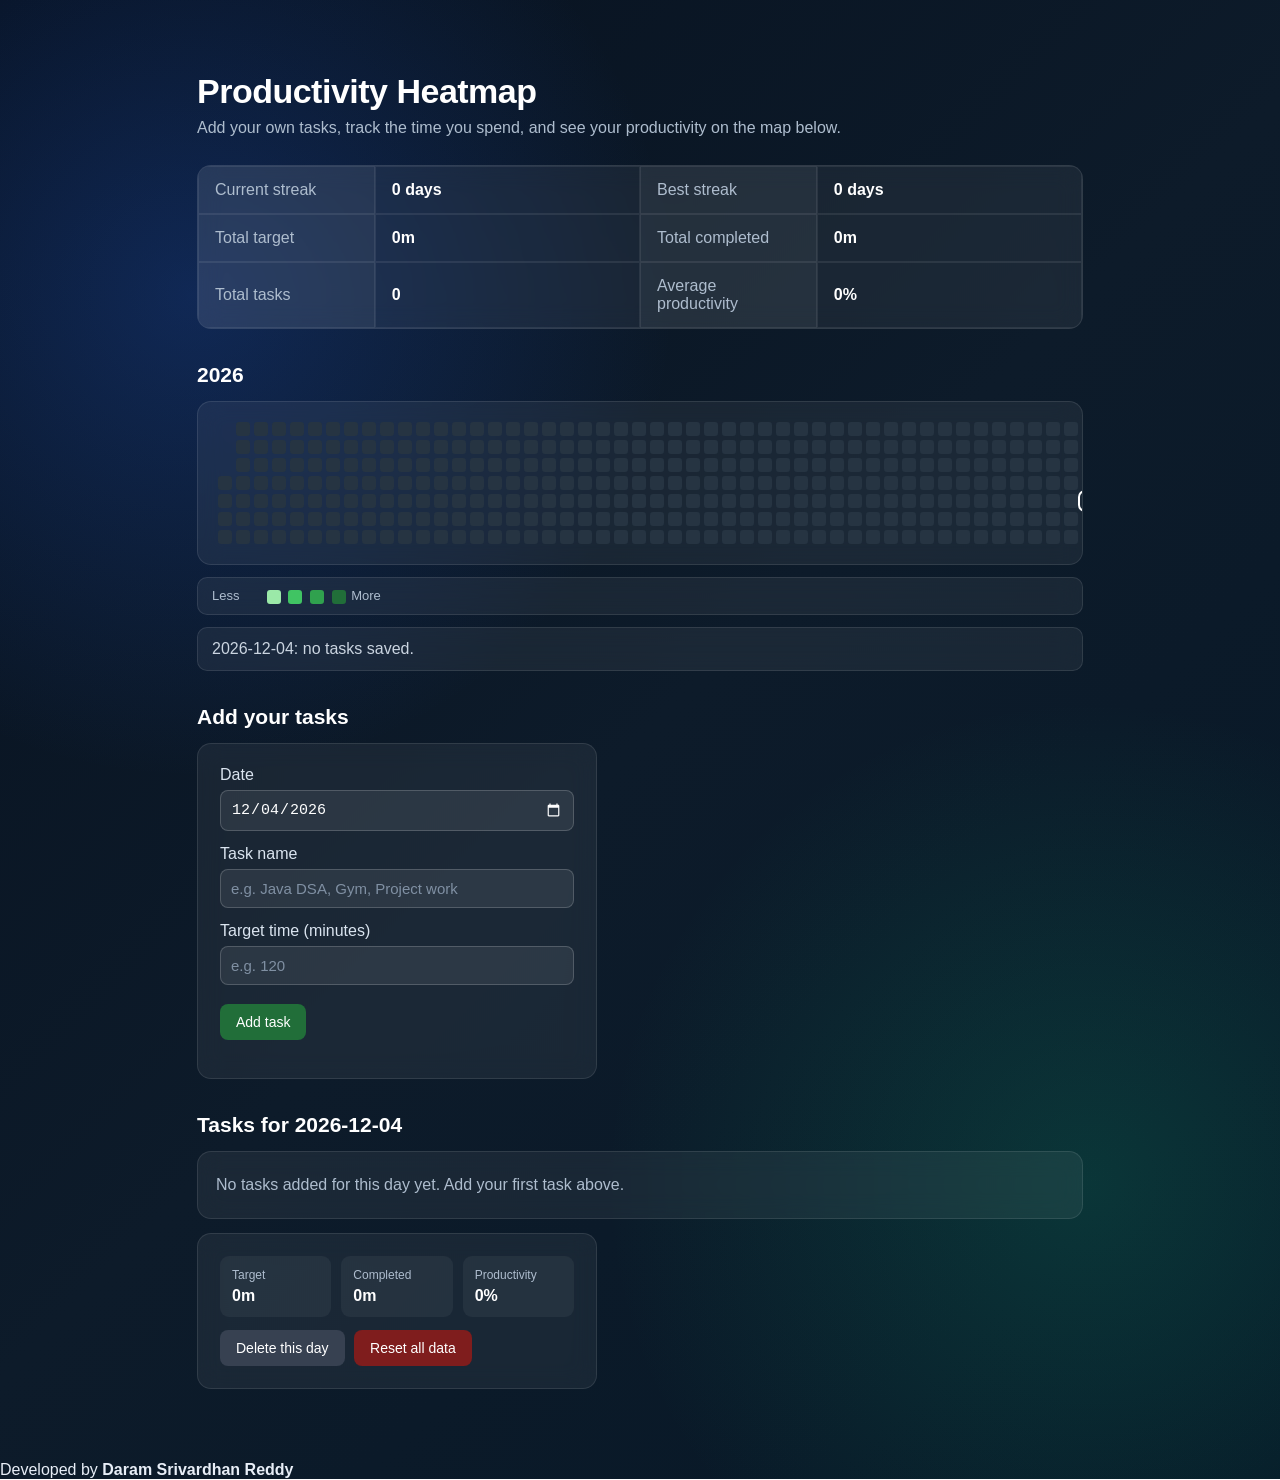
<file: index.html>
<!DOCTYPE html>
<html lang="en">
<head>
    <meta charset="UTF-8">
    <meta name="viewport" content="width=device-width, initial-scale=1.0">
    <title>Productivity Heatmap</title>
    <link rel="stylesheet" href="style.css">
</head>
<body>

    <div class="container">

        <h1>Productivity Heatmap</h1>
        <p class="subtitle">Add your own tasks, track the time you spend, and see your productivity on the map below.</p>

        <table class="stats">
            <tr>
                <td>Current streak</td>
                <td id="streak">0 days</td>
                <td>Best streak</td>
                <td id="bestStreak">0 days</td>
            </tr>
            <tr>
                <td>Total target</td>
                <td id="targetTotal">0 hrs</td>
                <td>Total completed</td>
                <td id="completedTotal">0 hrs</td>
            </tr>
            <tr>
                <td>Total tasks</td>
                <td id="taskTotal">0</td>
                <td>Average productivity</td>
                <td id="avgScore">0%</td>
            </tr>
        </table>

        <h2 id="heatmapTitle">Year</h2>
        <div id="heatmap"></div>

        <div class="legend">
            Less
            <span class="box" data-level="0"></span>
            <span class="box" data-level="1"></span>
            <span class="box" data-level="2"></span>
            <span class="box" data-level="3"></span>
            <span class="box" data-level="4"></span>
            More
        </div>
        <p id="info">Click a square to see that day.</p>

        <h2>Add your tasks</h2>
        <div class="form">

            <label>Date
                <input type="date" id="date">
            </label>

            <label>Task name
                <input type="text" id="taskName" placeholder="e.g. Java DSA, Gym, Project work">
            </label>

            <label>Target time (minutes)
                <input type="number" id="targetMinutes" min="1" step="1" placeholder="e.g. 120">
            </label>

            <div class="buttons">
                <button id="addTaskBtn">Add task</button>
            </div>

            <p id="message"></p>
        </div>

        <h2 id="tasksTitle">Tasks for selected day</h2>
        <div id="tasksList" class="tasks-list"></div>

        <div class="form task-actions-form">
            <div class="day-summary">
                <div>
                    <span>Target</span>
                    <strong id="dayTarget">0 min</strong>
                </div>
                <div>
                    <span>Completed</span>
                    <strong id="dayCompleted">0 min</strong>
                </div>
                <div>
                    <span>Productivity</span>
                    <strong id="dayScore">0%</strong>
                </div>
            </div>

            <div class="buttons">
                <button id="deleteBtn">Delete this day</button>
                <button id="resetBtn">Reset all data</button>
            </div>
        </div>

    </div>
    <footer class="developer-footer">
    Developed by <strong>Daram Srivardhan Reddy</strong>
</footer>

    <script src="script.js"></script>
</body>
</html>
</file>
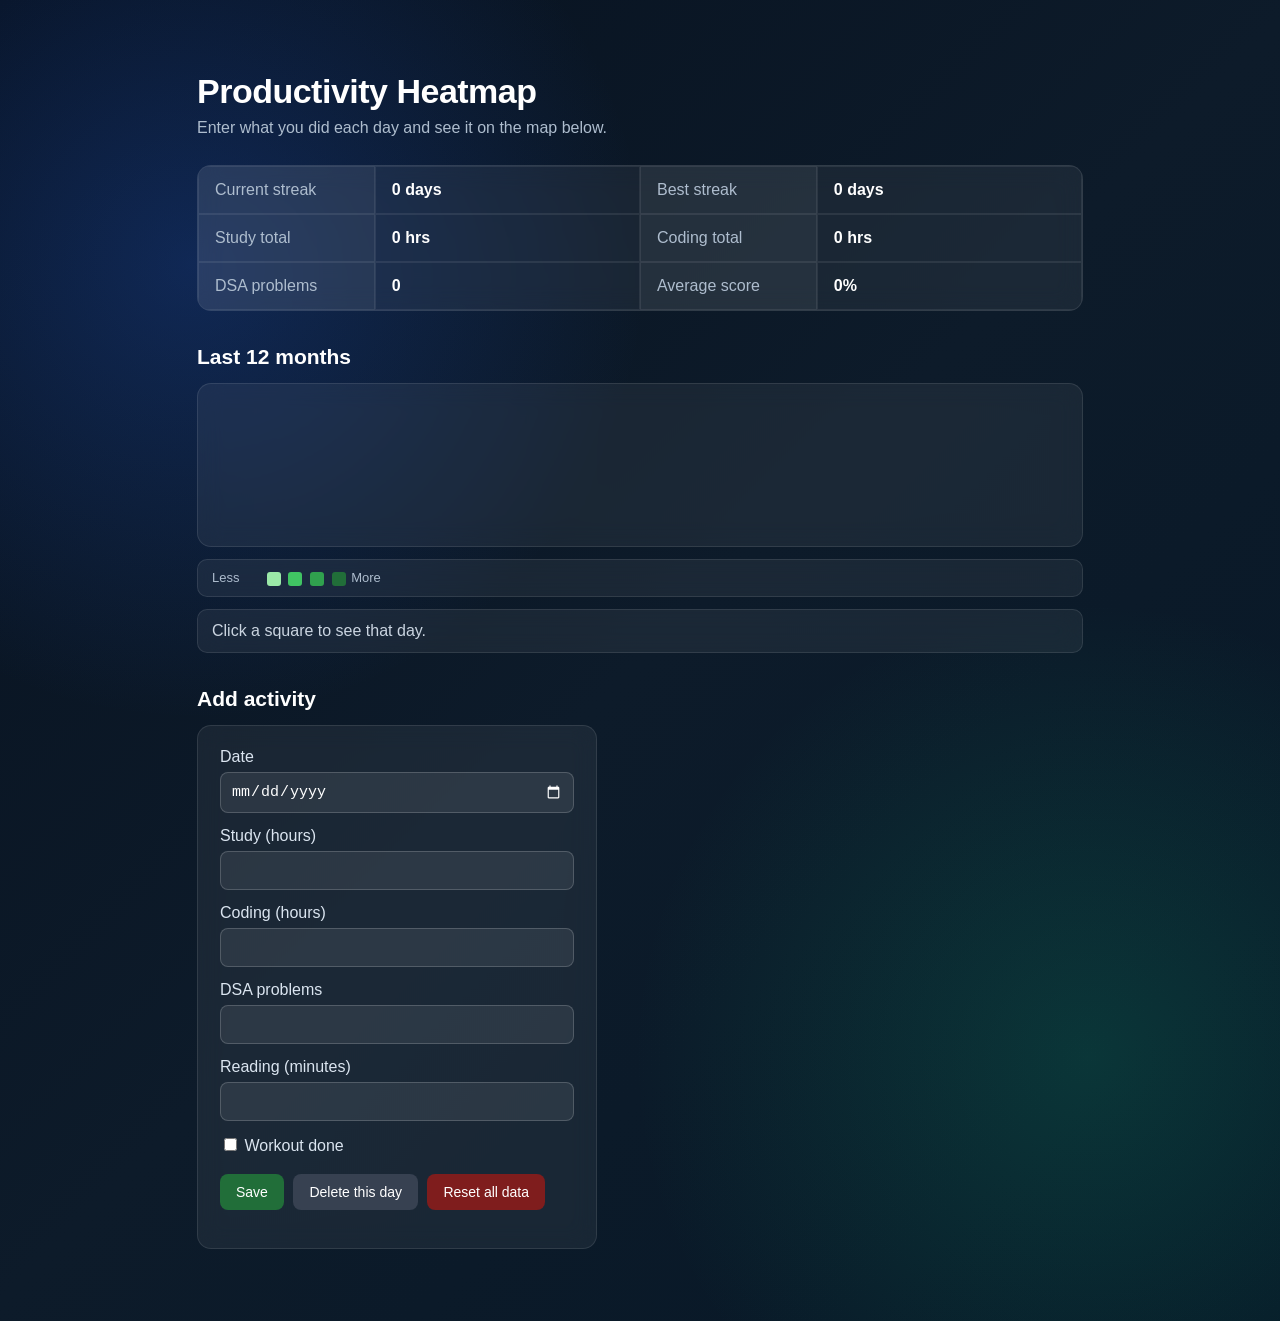
<file: pagestructure.html>
<!DOCTYPE html>
<html lang="en">
<head>
    <meta charset="UTF-8">
    <meta name="viewport" content="width=device-width, initial-scale=1.0">
    <title>Productivity Heatmap</title>
    <link rel="stylesheet" href="style.css">
</head>
<body>

    <div class="container">

        <h1>Productivity Heatmap</h1>
        <p class="subtitle">Enter what you did each day and see it on the map below.</p>

        <table class="stats">
            <tr>
                <td>Current streak</td>
                <td id="streak">0 days</td>
                <td>Best streak</td>
                <td id="bestStreak">0 days</td>
            </tr>
            <tr>
                <td>Study total</td>
                <td id="studyTotal">0 hrs</td>
                <td>Coding total</td>
                <td id="codingTotal">0 hrs</td>
            </tr>
            <tr>
                <td>DSA problems</td>
                <td id="dsaTotal">0</td>
                <td>Average score</td>
                <td id="avgScore">0%</td>
            </tr>
        </table>

        <h2>Last 12 months</h2>
        <div id="heatmap"></div>

        <div class="legend">
            Less
            <span class="box" data-level="0"></span>
            <span class="box" data-level="1"></span>
            <span class="box" data-level="2"></span>
            <span class="box" data-level="3"></span>
            <span class="box" data-level="4"></span>
            More
        </div>
        <p id="info">Click a square to see that day.</p>

        <h2>Add activity</h2>
        <div class="form">

            <label>Date
                <input type="date" id="date">
            </label>

            <label>Study (hours)
                <input type="number" id="study" min="0" step="0.5">
            </label>

            <label>Coding (hours)
                <input type="number" id="coding" min="0" step="0.5">
            </label>

            <label>DSA problems
                <input type="number" id="dsa" min="0" step="1">
            </label>

            <label>Reading (minutes)
                <input type="number" id="reading" min="0" step="5">
            </label>

            <label class="check">
                <input type="checkbox" id="workout">
                Workout done
            </label>

            <div class="buttons">
                <button id="saveBtn">Save</button>
                <button id="deleteBtn">Delete this day</button>
                <button id="resetBtn">Reset all data</button>
            </div>

            <p id="message"></p>
        </div>

    </div>

    <script src="script.js"></script>
</body>
</html>
</file>
<file: style.css>
* {
    box-sizing: border-box;
}

body {
    font-family: Arial, Helvetica, sans-serif;
    font-size: 16px;
    color: #e8eef7;
    background:
        radial-gradient(circle at 15% 20%, rgba(37, 99, 235, 0.25), transparent 30%),
        radial-gradient(circle at 85% 80%, rgba(16, 185, 129, 0.18), transparent 30%),
        linear-gradient(135deg, #07111f, #0d1b2a 50%, #071827);
    margin: 0;
    min-height: 100vh;
}

.container {
    max-width: 950px;
    margin: 40px auto;
    padding: 32px;
}

h1 {
    font-size: 34px;
    margin: 0 0 8px 0;
    color: #ffffff;
    letter-spacing: -0.5px;
}

.subtitle {
    margin: 0 0 28px 0;
    color: #aebdce;
}

.stats,
#heatmap,
.form,
#info,
.legend,
.tasks-list {
    background: rgba(255, 255, 255, 0.06);
    border: 1px solid rgba(255, 255, 255, 0.10);
    backdrop-filter: blur(12px);
}

.stats {
    border-collapse: separate;
    border-spacing: 0;
    width: 100%;
    overflow: hidden;
    border-radius: 14px;
}

.stats td {
    border: 1px solid rgba(255, 255, 255, 0.08);
    padding: 14px 16px;
}

.stats td:nth-child(odd) {
    background: rgba(255, 255, 255, 0.05);
    color: #aebdce;
    width: 20%;
}

.stats td:nth-child(even) {
    font-weight: bold;
    color: #ffffff;
    width: 30%;
}

h2 {
    font-size: 21px;
    margin: 34px 0 14px 0;
    color: #ffffff;
}

#heatmap {
    display: grid;
    grid-template-rows: repeat(7, 14px);
    grid-auto-flow: column;
    grid-auto-columns: 14px;
    gap: 4px;
    overflow-x: auto;
    padding: 20px;
    border-radius: 14px;
}

.cell {
    width: 14px;
    height: 14px;
    background: #263442;
    cursor: pointer;
    border-radius: 3px;
    transition: transform 0.15s ease;
}

.cell:hover {
    transform: scale(1.25);
}

.cell.empty {
    background: transparent;
    cursor: default;
}

.cell.future {
    opacity: 0.45;
    cursor: default;
}

.cell[data-level="1"],
.box[data-level="1"] {
    background: #9be9a8;
}

.cell[data-level="2"],
.box[data-level="2"] {
    background: #40c463;
}

.cell[data-level="3"],
.box[data-level="3"] {
    background: #30a14e;
}

.cell[data-level="4"],
.box[data-level="4"] {
    background: #216e39;
}

.cell.selected {
    outline: 2px solid #ffffff;
    outline-offset: 2px;
}

.legend {
    margin-top: 12px;
    padding: 10px 14px;
    border-radius: 10px;
    font-size: 13px;
    color: #aebdce;
}

.box {
    display: inline-block;
    width: 14px;
    height: 14px;
    vertical-align: middle;
    margin: 0 2px;
    border-radius: 3px;
}

#info {
    margin-top: 12px;
    min-height: 20px;
    padding: 12px 14px;
    border-radius: 10px;
    color: #cbd5e1;
}

.form {
    max-width: 400px;
    padding: 22px;
    border-radius: 14px;
}

.form label {
    display: block;
    margin-bottom: 14px;
    color: #dbe5f0;
}

.form input[type="text"],
.form input[type="number"],
.form input[type="date"] {
    display: block;
    width: 100%;
    padding: 10px;
    margin-top: 6px;
    font-size: 15px;
    color: #ffffff;
    background: rgba(255, 255, 255, 0.08);
    border: 1px solid rgba(255, 255, 255, 0.18);
    border-radius: 8px;
    outline: none;
}

.form input::placeholder {
    color: #8090a3;
}

.form input:focus {
    border-color: #40c463;
    box-shadow: 0 0 0 2px rgba(64, 196, 99, 0.15);
}

.form input[type="date"]::-webkit-calendar-picker-indicator {
    filter: invert(1);
}

.buttons {
    margin-top: 8px;
}

.buttons button {
    padding: 10px 16px;
    font-size: 14px;
    margin: 5px 5px 0 0;
    cursor: pointer;
    color: #ffffff;
    background: #216e39;
    border: none;
    border-radius: 8px;
    transition: 0.2s ease;
}

.buttons button:hover {
    background: #30a14e;
    transform: translateY(-1px);
}

#deleteBtn {
    background: #374151;
}

#deleteBtn:hover {
    background: #4b5563;
}

#resetBtn {
    background: #7f1d1d;
}

#resetBtn:hover {
    background: #991b1b;
}

#message {
    margin-top: 12px;
    color: #6ee7a0;
}

.tasks-list {
    width: 100%;
    border-radius: 14px;
    padding: 14px;
}

.no-tasks {
    color: #aebdce;
    padding: 10px 4px;
}

.task-card {
    padding: 16px;
    margin-bottom: 10px;
    border: 1px solid rgba(255, 255, 255, 0.09);
    background: rgba(255, 255, 255, 0.045);
    border-radius: 10px;
}

.task-card:last-child {
    margin-bottom: 0;
}

.task-top {
    display: flex;
    justify-content: space-between;
    gap: 12px;
    align-items: flex-start;
}

.task-name {
    color: #ffffff;
    font-weight: bold;
    font-size: 16px;
    word-break: break-word;
}

.task-percent {
    color: #6ee7a0;
    font-weight: bold;
    white-space: nowrap;
}

.task-times {
    color: #aebdce;
    font-size: 13px;
    margin-top: 6px;
}

.progress-track {
    width: 100%;
    height: 8px;
    margin-top: 11px;
    border-radius: 10px;
    background: #263442;
    overflow: hidden;
}

.progress-bar {
    height: 100%;
    width: 0;
    background: #30a14e;
    border-radius: 10px;
    transition: width 0.25s ease;
}

.task-buttons {
    display: flex;
    flex-wrap: wrap;
    gap: 6px;
    margin-top: 11px;
}

.task-buttons button {
    padding: 7px 10px;
    font-size: 12px;
    cursor: pointer;
    color: #ffffff;
    background: #216e39;
    border: none;
    border-radius: 7px;
}

.task-buttons button:hover {
    background: #30a14e;
}

.task-buttons .secondary {
    background: #374151;
}

.task-buttons .secondary:hover {
    background: #4b5563;
}

.task-buttons .danger {
    background: #7f1d1d;
}

.task-buttons .danger:hover {
    background: #991b1b;
}

.timer-running {
    color: #6ee7a0;
    font-size: 12px;
    margin-top: 7px;
}

.day-summary {
    display: grid;
    grid-template-columns: repeat(3, 1fr);
    gap: 10px;
}

.day-summary div {
    padding: 12px;
    border-radius: 9px;
    background: rgba(255, 255, 255, 0.05);
}

.day-summary span {
    display: block;
    color: #aebdce;
    font-size: 12px;
    margin-bottom: 5px;
}

.day-summary strong {
    color: #ffffff;
}

.task-actions-form {
    margin-top: 14px;
}

#tasksTitle {
    margin-top: 34px;
}

#heatmap::-webkit-scrollbar {
    height: 6px;
}

#heatmap::-webkit-scrollbar-track {
    background: rgba(255, 255, 255, 0.05);
    border-radius: 10px;
}

#heatmap::-webkit-scrollbar-thumb {
    background: #355066;
    border-radius: 10px;
}

@media (max-width: 600px) {
    .container {
        margin: 15px auto;
        padding: 18px;
    }

    h1 {
        font-size: 28px;
    }

    .stats td {
        display: block;
        width: auto !important;
    }

    .form {
        max-width: none;
    }

    .task-top {
        flex-direction: column;
        gap: 5px;
    }

    .day-summary {
        grid-template-columns: 1fr;
    }
    /* Developer Footer */

.developer-footer {
    margin-top: 40px;
    padding: 18px 0;
    text-align: center;
    color: #aebdce;
    font-size: 14px;
    border-top: 1px solid rgba(255, 255, 255, 0.10);
}

.developer-footer strong {
    color: #6ee7a0;
    font-weight: 600;
}
}
</file>
